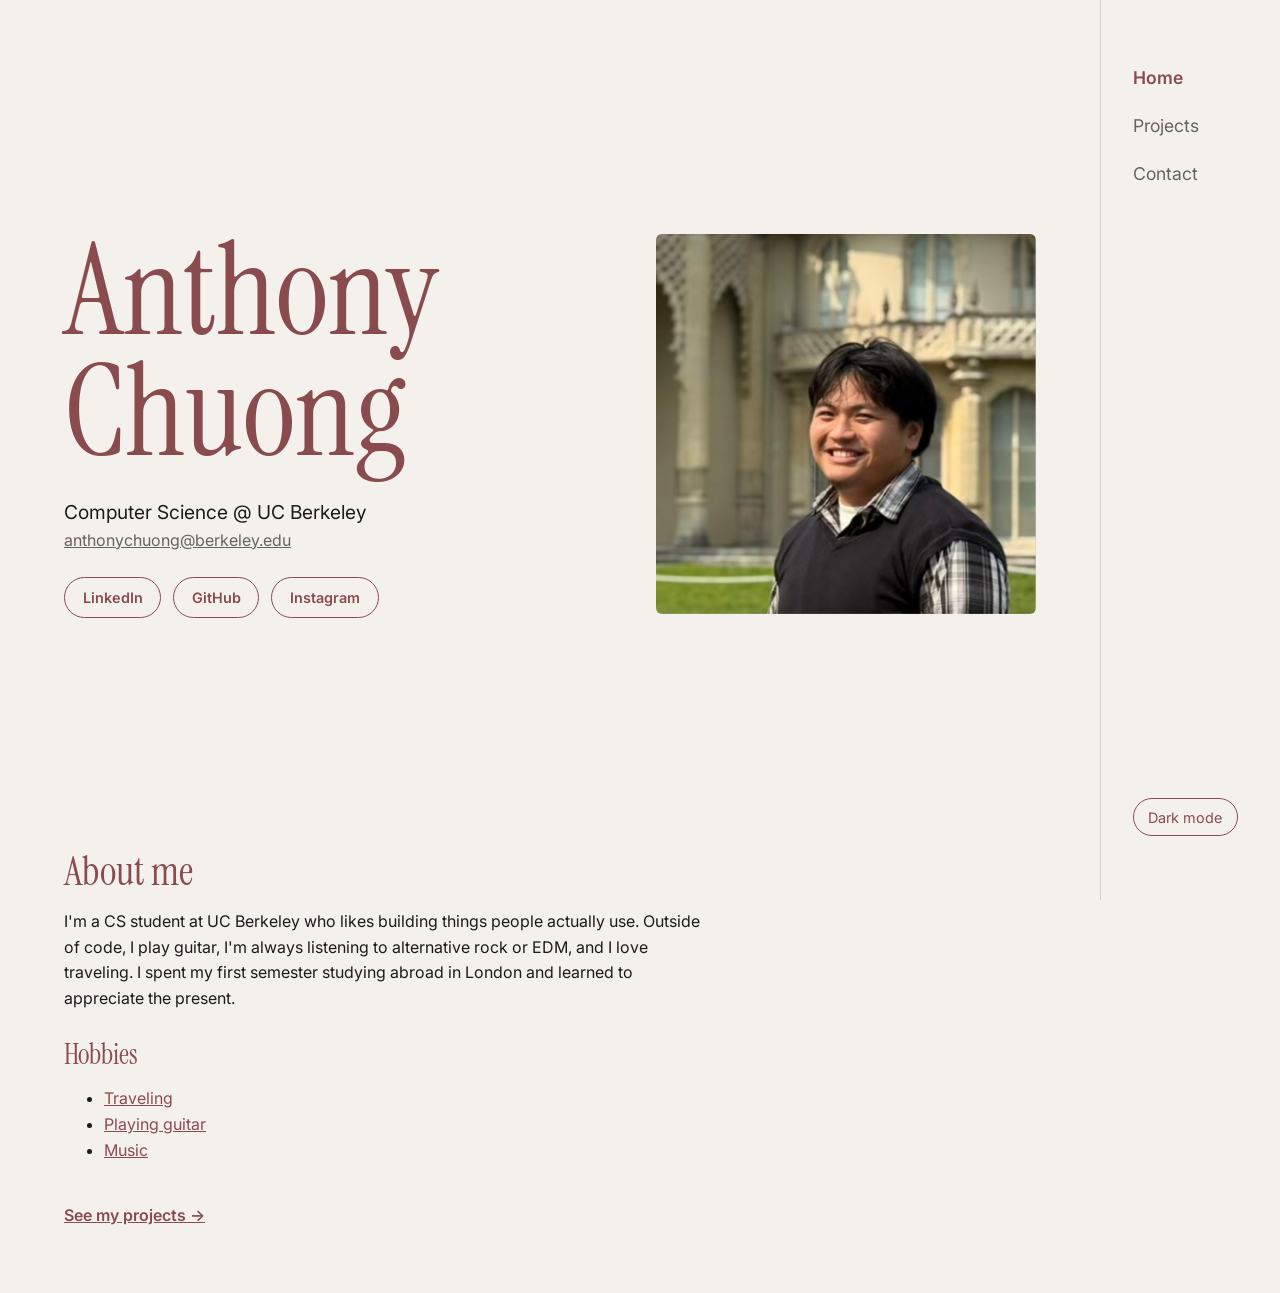
<file: index.html>
<!DOCTYPE html>
<html lang="en">
<head>
    <meta charset="UTF-8">
    <meta name="viewport" content="width=device-width, initial-scale=1.0">
    <meta name="author" content="Anthony Chuong">
    <meta name="description" content="Hi, I'm Anthony Chuong, Computer Science at UC Berkeley, love designing and building">
    <title>Anthony Chuong</title>

    
    <link rel="preconnect" href="https://fonts.googleapis.com">
    <link rel="preconnect" href="https://fonts.gstatic.com" crossorigin>
    <link href="https://fonts.googleapis.com/css2?family=Instrument+Serif&family=Inter:wght@400;600&display=swap" rel="stylesheet">

    <link rel="stylesheet" href="styles.css">
    
    <script src="script.js" defer></script>
</head>
<body>
    <div class="page">

        <main>
            
            <section class="hero">
                <div class="hero-text">
                    <h1>Anthony<br>Chuong</h1>
                    <p class="tagline">Computer Science @ UC Berkeley</p>
                    <a class="email" href="mailto:anthonychuong@berkeley.edu">anthonychuong@berkeley.edu</a>

                    <div class="socials">
                        <a class="social-btn" href="https://www.linkedin.com/in/anthonychuong/" target="_blank">LinkedIn</a>
                        <!-- TODO: replace # with your real GitHub and Instagram links -->
                        <a class="social-btn" href="https://github.com/jiffyylol" target="_blank">GitHub</a>
                        <a class="social-btn" href="https://www.instagram.com/jiffyylol/" target="_blank">Instagram</a>
                    </div>
                </div>

                <div class="hero-photo">
                    
                    <img src="images/anthony.jpg" alt="Photo of Anthony Chuong">
                </div>
            </section>

            
            <section class="about">
                <h2>About me</h2>
                <p>
                    I'm a CS student at UC Berkeley who likes building things people actually use.
                    Outside of code, I play guitar, I'm always listening to alternative rock or EDM, and I love traveling.
                    I spent my first semester studying abroad in London and learned to appreciate the present.
                </p>

                <h3>Hobbies</h3>
                <ul>
                    <li><a href = "travels.html">Traveling</a></li>
                    <li><a href="guitar.html">Playing guitar</a></li>
                    <li><a href = "https://open.spotify.com/user/mpe34ss97jqwrgtb71wmt970p?si=4fe220a1c5b349a9" target="_blank">Music</a></li>
                </ul>

                <a class="link-arrow" href="projects.html">See my projects &rarr;</a>
            </section>
        </main>

        
        <nav class="side-nav">
            <a href="index.html" class="active">Home</a>
            <a href="projects.html">Projects</a>
            <a href="contact.html">Contact</a>
            <button id="theme-toggle" class="theme-btn">Dark mode</button>
        </nav>

    </div>
</body>
</html>
</file>
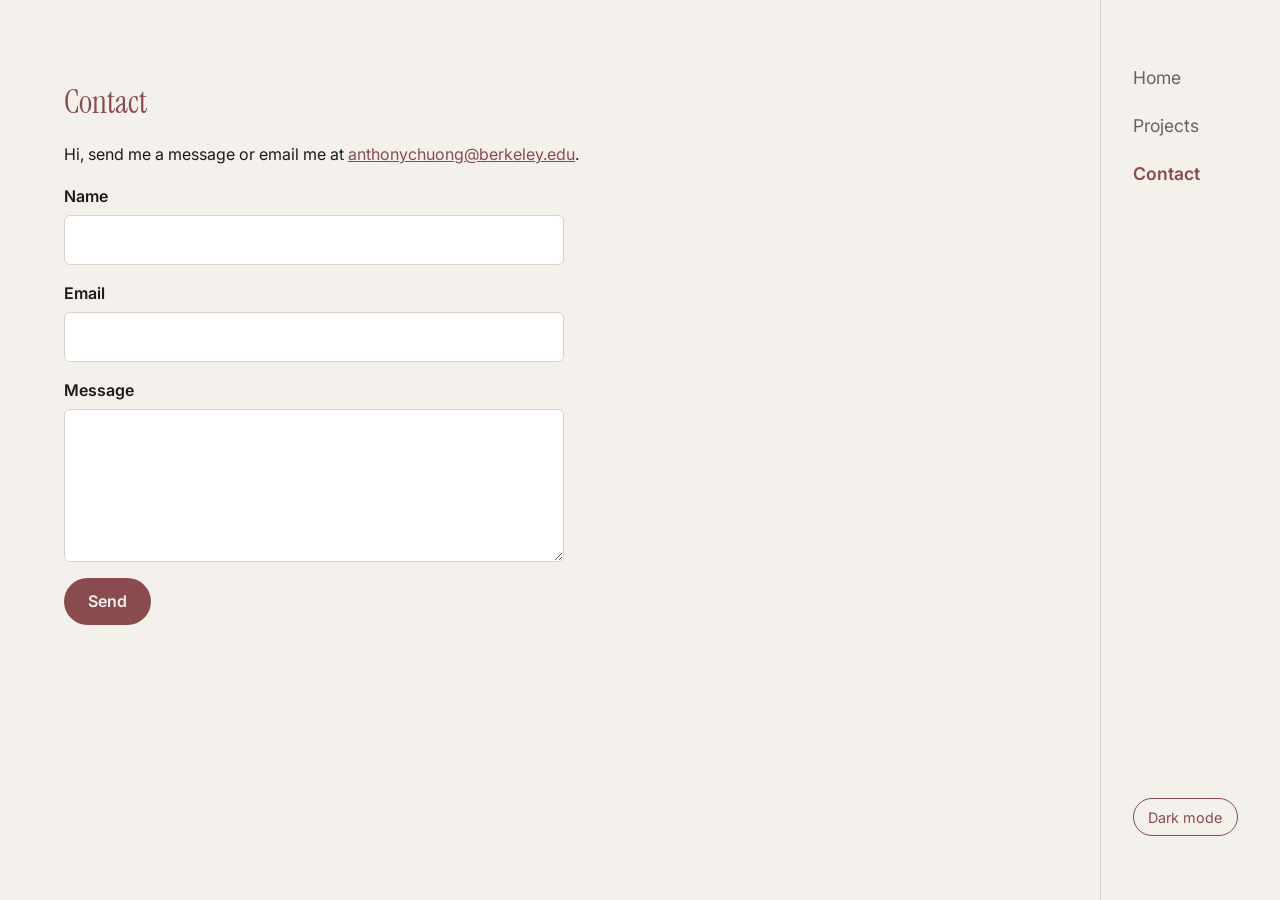
<file: contact.html>
<!DOCTYPE html>
<html lang="en">
<head>
    <meta charset="UTF-8">
    <meta name="viewport" content="width=device-width, initial-scale=1.0">
    <meta name="author" content="Anthony Chuong">
    <meta name="description" content="Get in touch with Anthony Chuong">
    <title>Contact | Anthony Chuong</title>

    <link rel="preconnect" href="https://fonts.googleapis.com">
    <link rel="preconnect" href="https://fonts.gstatic.com" crossorigin>
    <link href="https://fonts.googleapis.com/css2?family=Instrument+Serif&family=Inter:wght@400;600&display=swap" rel="stylesheet">

    <link rel="stylesheet" href="styles.css">
    <script src="script.js" defer></script>
</head>
<body>
    <div class="page">

        <main>
            <h1>Contact</h1>
            <p>Hi, send me a message or email me at <a href="mailto:anthonychuong@berkeley.edu">anthonychuong@berkeley.edu</a>.</p>

            
            <form class="contact-form">
                <label>
                    Name
                    <input type="text" name="name" required>
                </label>
                <label>
                    Email
                    <input type="email" name="email" required>
                </label>
                <label>
                    Message
                    <textarea name="message" rows="5" required></textarea>
                </label>
                <button type="submit">Send</button>
            </form>
        </main>

        <nav class="side-nav">
            <a href="index.html">Home</a>
            <a href="projects.html">Projects</a>
            <a href="contact.html" class="active">Contact</a>
            <button id="theme-toggle" class="theme-btn">Dark mode</button>
        </nav>

    </div>
</body>
</html>
</file>
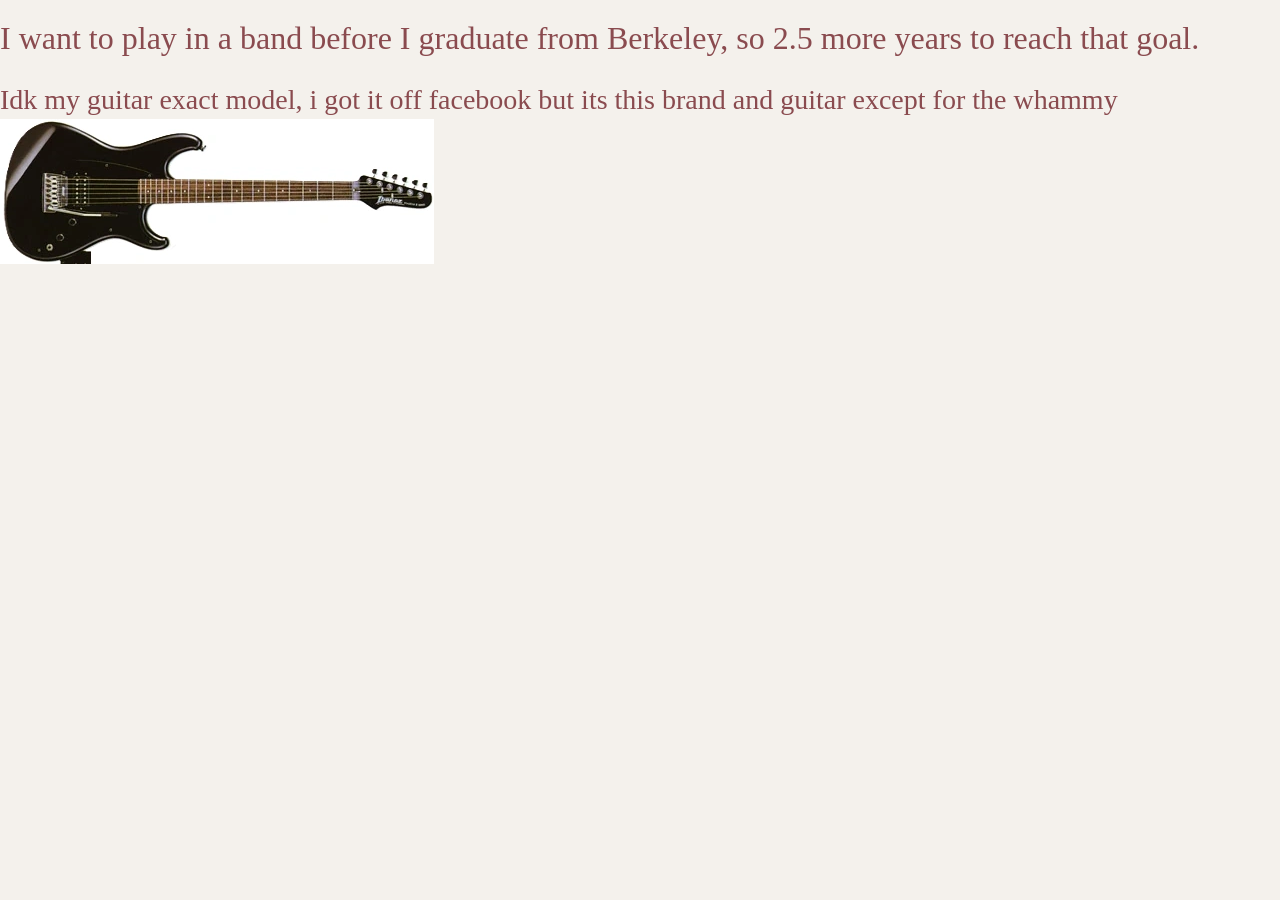
<file: guitar.html>
<!DOCTYPE html>
<html lang="en">
<head>
    <meta charset="UTF-8">
    <meta name="viewport" content="width=device-width, initial-scale=1.0">
    <meta name="author" content="Anthony Chuong">
    <meta name="description" content="Hi, I'm Anthony Chuong, Computer Science at UC Berkeley, love designing and building">
    <title>Anthony Chuong</title>
    <title>Document</title>
    <link rel="stylesheet" href="styles.css">
</head>
<body>
    <h1>I want to play in a band before I graduate from Berkeley, so 2.5 more years to reach that goal.</h1>
    <h3>Idk my guitar exact model, i got it off facebook but its this brand and guitar except for the whammy</h3>
    <img src="images/ibanez.png" alt="me guitar lookalike">
</body>
</html>
</file>
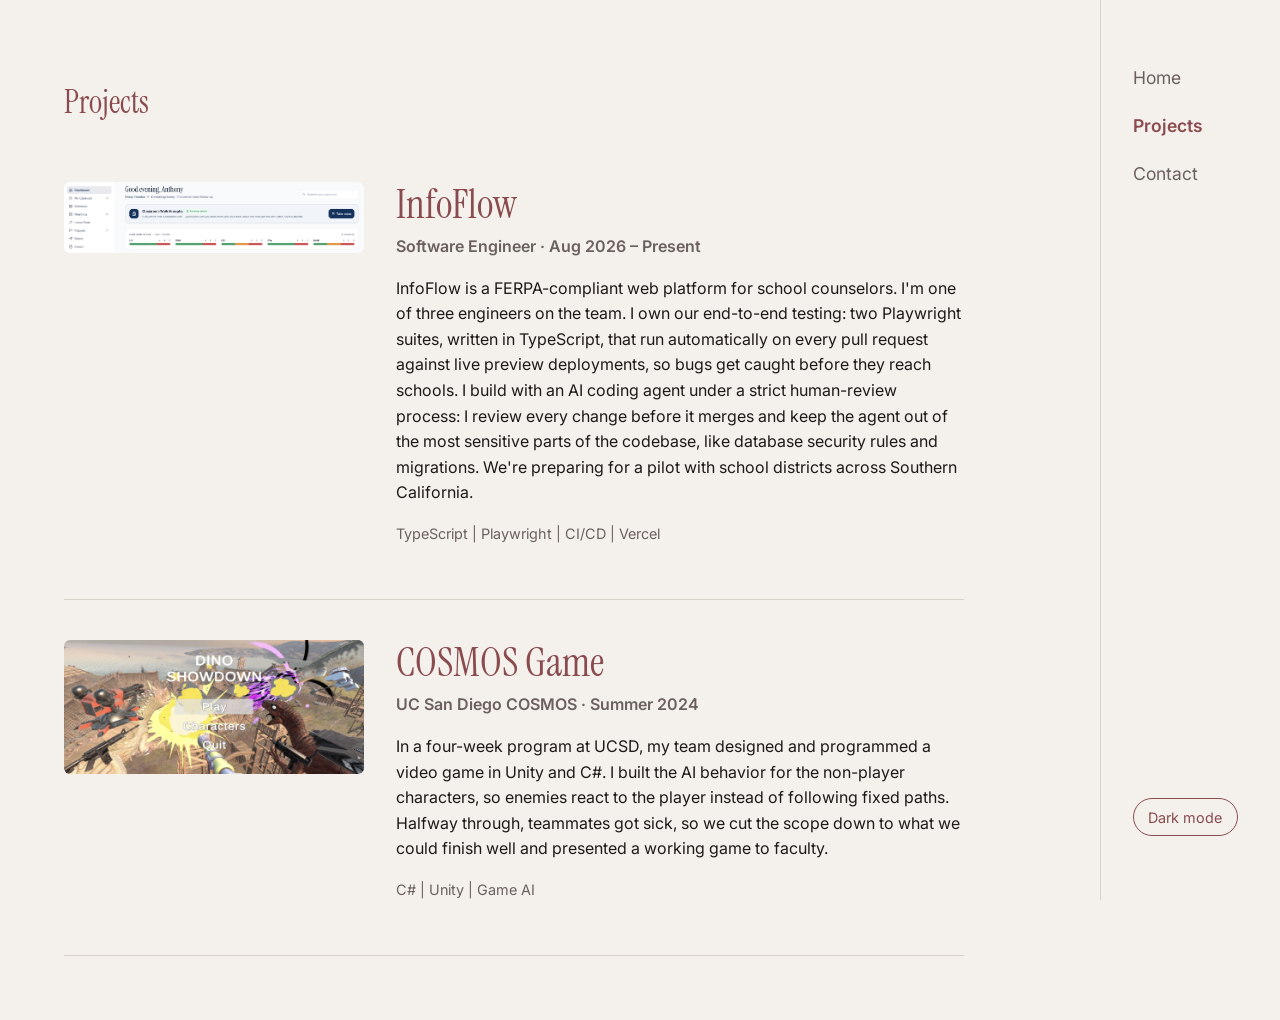
<file: projects.html>
<!DOCTYPE html>
<html lang="en">
<head>
    <meta charset="UTF-8">
    <meta name="viewport" content="width=device-width, initial-scale=1.0">
    <meta name="author" content="Anthony Chuong">
    <meta name="description" content="Projects by Anthony Chuong">
    <title>Projects | Anthony Chuong</title>

    <link rel="preconnect" href="https://fonts.googleapis.com">
    <link rel="preconnect" href="https://fonts.gstatic.com" crossorigin>
    <link href="https://fonts.googleapis.com/css2?family=Instrument+Serif&family=Inter:wght@400;600&display=swap" rel="stylesheet">

    <link rel="stylesheet" href="styles.css">
    <script src="script.js" defer></script>
</head>
<body>
    <div class="page">

        <main>
            <h1>Projects</h1>

            <article class="project">
                
                <img src="images/infoflow.png" alt="Screenshot of the InfoFlow platform">
                <div>
                    <h2>InfoFlow</h2>
                    <p class="project-meta">Software Engineer · Aug 2026 – Present</p>
                    <p>
                        InfoFlow is a FERPA-compliant web platform for school counselors. I'm one of three engineers
                        on the team. I own our end-to-end testing: two Playwright suites, written in TypeScript, that
                        run automatically on every pull request against live preview deployments, so bugs get caught
                        before they reach schools. I build with an AI coding agent under a strict human-review process:
                        I review every change before it merges and keep the agent out of the most sensitive parts of
                        the codebase, like database security rules and migrations. We're preparing for a pilot with
                        school districts across Southern California.
                    </p>
                    <p class="tags">TypeScript | Playwright | CI/CD | Vercel</p>
                </div>
            </article>

            <article class="project">
                <img src="images/cosmos.png" alt="Screenshot of my COSMOS Unity game">
                <div>
                    <h2>COSMOS Game</h2>
                    <p class="project-meta">UC San Diego COSMOS · Summer 2024</p>
                    <p>
                        In a four-week program at UCSD, my team designed and programmed a video game in Unity and C#.
                        I built the AI behavior for the non-player characters, so enemies react to the player instead
                        of following fixed paths. Halfway through, teammates got sick, so we cut the scope down to what
                        we could finish well and presented a working game to faculty.
                    </p>
                    <p class="tags">C# | Unity | Game AI</p>
                </div>
            </article>
        </main>

        <nav class="side-nav">
            <a href="index.html">Home</a>
            <a href="projects.html" class="active">Projects</a>
            <a href="contact.html">Contact</a>
            <button id="theme-toggle" class="theme-btn">Dark mode</button>
        </nav>

    </div>
</body>
</html>
</file>
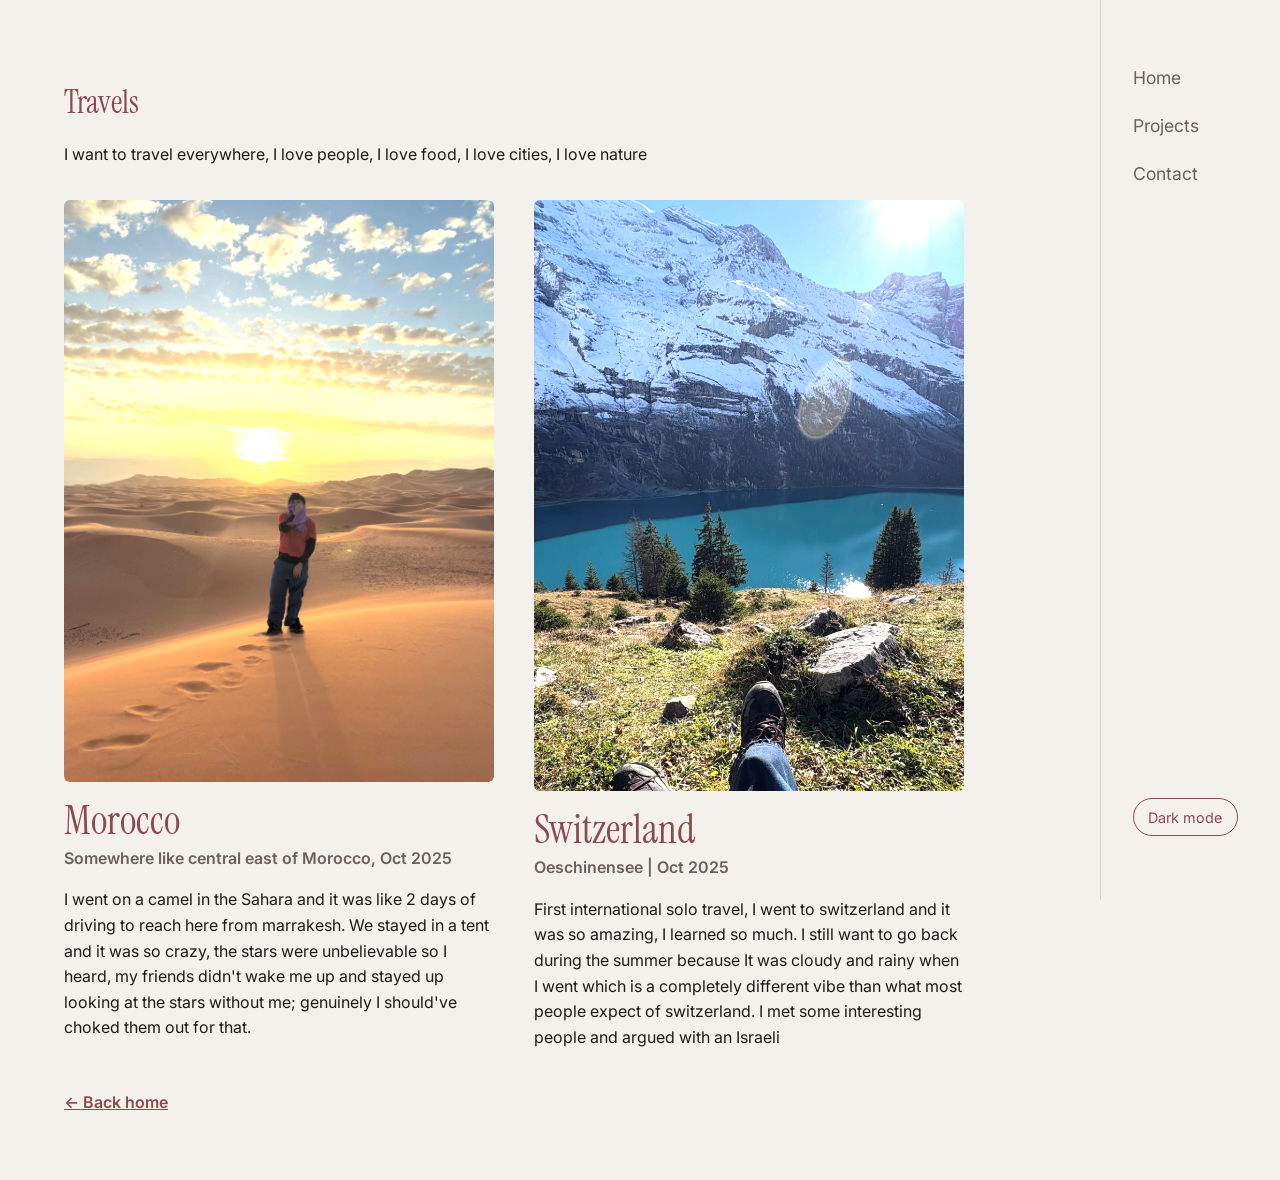
<file: travels.html>
<!DOCTYPE html>
<html lang="en">
<head>
    <meta charset="UTF-8">
    <meta name="viewport" content="width=device-width, initial-scale=1.0">
    <meta name="author" content="Anthony Chuong">
    <meta name="description" content="Places Anthony Chuong has traveled">
    <title>Travels | Anthony Chuong</title>

    <link rel="preconnect" href="https://fonts.googleapis.com">
    <link rel="preconnect" href="https://fonts.gstatic.com" crossorigin>
    <link href="https://fonts.googleapis.com/css2?family=Instrument+Serif&family=Inter:wght@400;600&display=swap" rel="stylesheet">

    <link rel="stylesheet" href="styles.css">
    <script src="script.js" defer></script>
</head>
<body>
    <div class="page">

        <main>
            <h1>Travels</h1>
            <p class="travel-intro">
                I want to travel everywhere, I love people, I love food, I love cities, I love nature
            </p>

            <div class="travel-grid">
                <article class="travel-card">
                    <img src="images/morocco.png" alt="Me standing on sand dunes in the Sahara sunrise">
                    <h2>Morocco</h2>
                    <p class="travel-place">
                        Somewhere like central east of Morocco, Oct 2025
                    </p>
                    <p>I went on a camel in the Sahara
                        and it was like 2 days of driving to reach here from marrakesh. We stayed in a tent and it was so crazy, the stars were unbelievable so I heard, my friends didn't wake me up and stayed up looking at the stars without me; genuinely I should've choked them out for that.</p>
                </article>

                <article class="travel-card">
                    <img src="images/switzerland.png" alt="switzerland lake">
                    <h2>Switzerland</h2>
                    <p class="travel-place">Oeschinensee | Oct 2025</p>
                    <p>First international solo travel, I went to switzerland and it was so amazing, I learned so much. I still want to go back during the summer because It was cloudy and rainy when I went which is a completely different vibe than what most people expect of switzerland. I met some interesting people and argued with an Israeli</p>
                </article>
            </div>

            <a class="link-arrow" href="index.html">&larr; Back home</a>
        </main>

        <nav class="side-nav">
            <a href="index.html">Home</a>
            <a href="projects.html">Projects</a>
            <a href="contact.html">Contact</a>
            <button id="theme-toggle" class="theme-btn">Dark mode</button>
        </nav>

    </div>
</body>
</html>
</file>
<file: styles.css>
*, *::before, *::after {
  box-sizing: border-box;
}

:root {
  --bg: #f4f1ec;        
  --text: #1f1a1a;      
  --accent: #8a4b4f;    
  --muted: #6b6060;     
  --line: #d9d2c9;      
  --nav-width: 180px;
}

body {
  margin: 0;                                   
  font-family: "Inter", system-ui, sans-serif; 
  font-size: 1rem;                             
  line-height: 1.6;
  color: var(--text);
  background: var(--bg);
}

h1, h2, h3 {
  font-family: "Instrument Serif", Georgia, serif;
  font-weight: 400;
  line-height: 1.1;
  color: var(--accent);
}

h2 { font-size: 2.5rem; margin-bottom: 0.5rem; }
h3 { font-size: 1.75rem; margin-bottom: 0.25rem; }

img {
  max-width: 100%;   
  display: block;
}

a { color: var(--accent); }


/* PAGE LAYOUT */

.page {
  display: grid;
  grid-template-columns: 1fr var(--nav-width); 
  min-height: 100vh;                           
}

main {
  padding: 4rem 5vw;
}


/* SIDE NAVIGATION*/

.side-nav {
  position: sticky;   
  top: 0;
  height: 100vh;
  display: flex;
  flex-direction: column;  
  gap: 1.25rem;
  padding: 4rem 2rem;
  border-left: 1px solid var(--line);
}

.side-nav a {
  text-decoration: none;
  color: var(--muted);
  font-size: 1.1rem;
}

.side-nav a:hover,
.side-nav a.active {
  color: var(--accent);
}

.side-nav a.active {
  font-weight: 600;
}


/* NAME AND PHOTO */

.hero {
  display: flex;              
  align-items: center;       
  justify-content: space-between;
  gap: 3rem;
  min-height: 80vh;
}

.hero h1 {
  font-size: 8rem;
  line-height: 0.95;
  margin: 0 0 1.5rem;
}

.tagline {
  font-size: 1.2rem;
  margin: 0;
}

.email {
  color: var(--muted);
}

.socials {
  display: flex;
  flex-wrap: wrap;  
  gap: 0.75rem;
  margin-top: 1.5rem;
}

.social-btn {
  padding: 0.5rem 1.1rem;
  border: 1.5px solid var(--accent);
  border-radius: 999px;      
  text-decoration: none;
  font-weight: 600;
  font-size: 0.9rem;
}

.social-btn:hover {
  background: var(--accent);
  color: var(--bg);
}

.hero-photo {
  flex: 0 1 380px;   
}

.hero-photo img {
  width: 100%;
  border-radius: 6px;
}




.about {
  max-width: 650px;   
  padding-top: 2rem;
}

.link-arrow {
  display: inline-block;
  margin-top: 1.5rem;
  font-weight: 600;
}

/* PROJECTS PAGE */

.project {
  display: flex;
  gap: 2rem;
  align-items: flex-start;
  padding: 2.5rem 0;
  border-bottom: 1px solid var(--line);
  max-width: 900px;
}

.project img {
  flex: 0 0 300px;     
  width: 300px;
  border-radius: 6px;
}

.project h2 { margin-top: 0; }

.project-meta {
  color: var(--muted);
  font-weight: 600;
  margin-top: 0;
}

.tags {
  color: var(--muted);
  font-size: 0.9rem;
}


/* CONTACT PAGE */

.contact-form {
  display: flex;
  flex-direction: column;
  gap: 1rem;
  max-width: 500px;
}

.contact-form label {
  display: flex;
  flex-direction: column;
  gap: 0.35rem;
  font-weight: 600;
}

.contact-form input,
.contact-form textarea {
  font: inherit;            
  padding: 0.7rem;
  border: 1px solid var(--line);
  border-radius: 6px;
  background: #fff;
}

.contact-form button {
  align-self: flex-start;   
  font: inherit;
  font-weight: 600;
  padding: 0.7rem 1.5rem;
  border: none;
  border-radius: 999px;
  background: var(--accent);
  color: var(--bg);
  cursor: pointer;
}



body.dark {
  --bg: #1c1818;
  --text: #eee6e0;
  --accent: #d9a0a4;
  --muted: #b0a5a5;
  --line: #3a3232;
}

.theme-btn {
  margin-top: auto;   
  align-self: flex-start;
  font: inherit;
  padding: 0.4rem 0.9rem;
  border: 1.5px solid var(--accent);
  border-radius: 999px;
  background: none;
  color: var(--accent);
  cursor: pointer;
  white-space: nowrap;
  font-size: 0.9rem;
}

/* TRAVELS PAGE */

.travel-intro {
  max-width: 650px;
}

.travel-grid {
  display: grid;
  grid-template-columns: 1fr 1fr;   
  gap: 2.5rem;
  max-width: 900px;
  margin-top: 2rem;
}

.travel-card img {
  width: 100%;
  border-radius: 6px;
}

.travel-card h2 {
  margin: 1rem 0 0;
}

.travel-place {
  color: var(--muted);
  font-weight: 600;
  margin-top: 0.25rem;
}

@media (max-width: 800px) {
  .page {
    grid-template-columns: 1fr;   
  }

  .side-nav {
    order: -1;                    
    height: auto;
    flex-direction: row;          
    padding: 1rem 5vw;
    border-left: none;
    border-bottom: 1px solid var(--line);
    background: var(--bg);
    position: static;             
  }

  main { padding: 2rem 5vw; }

  .hero h1 { font-size: 4rem; }

  .theme-btn { margin-top: 0; margin-left: auto; }

  .hero {
    flex-direction: column;       
    align-items: flex-start;
    min-height: auto;
  }

  .hero-photo { width: 100%; max-width: 380px; }

  .project { flex-direction: column; }

  .travel-grid { grid-template-columns: 1fr; }
  .project img { width: 100%; flex-basis: auto; }
}
</file>
